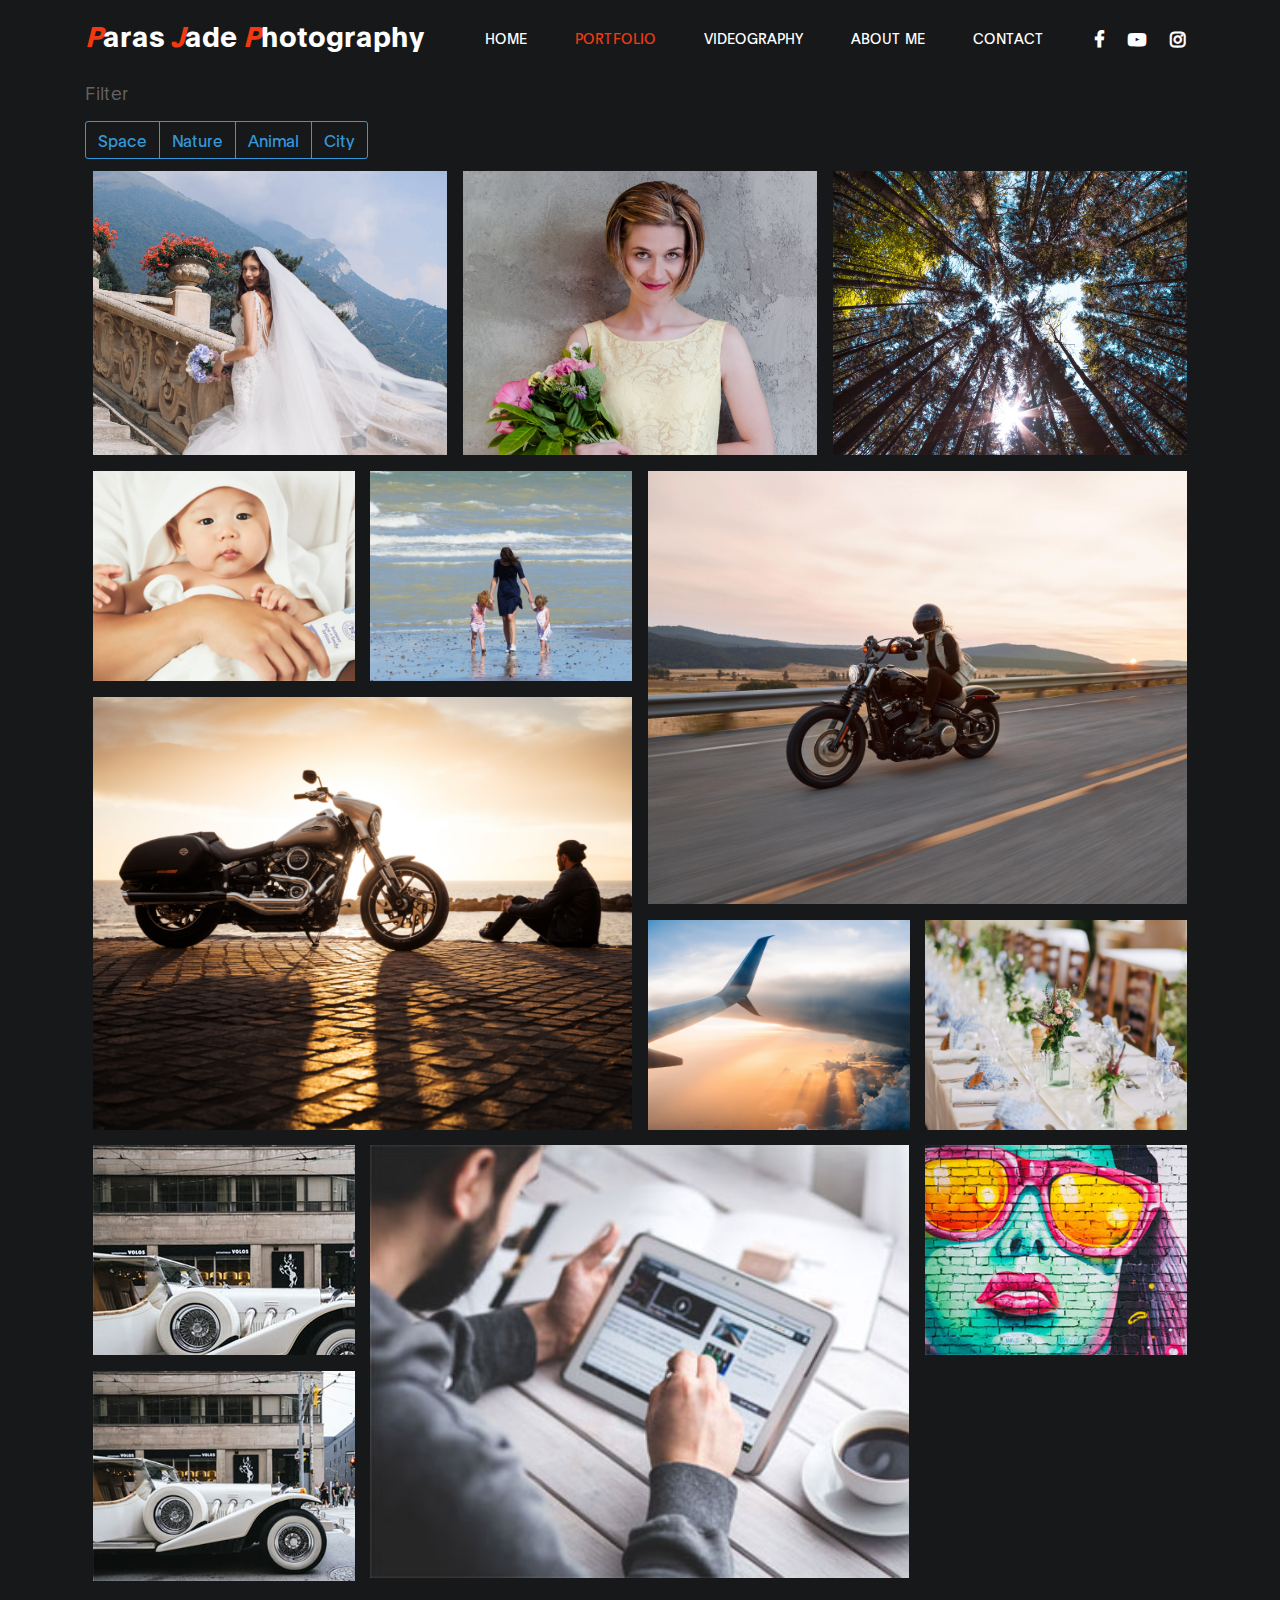
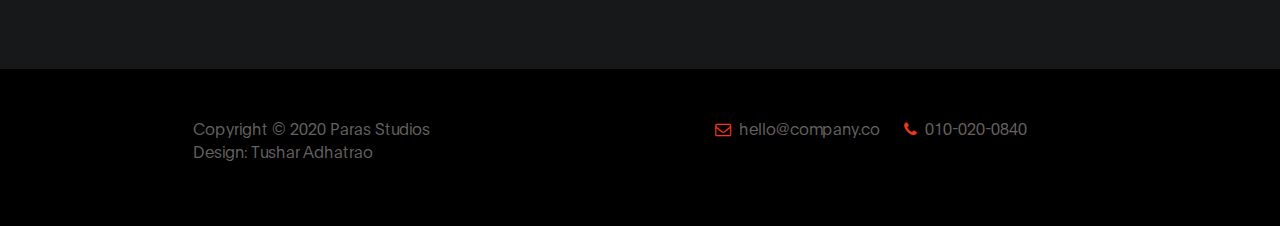
<file: portfolio.html>
<!DOCTYPE html>
<html lang="en">
<head>

     <title>Paras Jade Photography</title>

     <meta charset="UTF-8">
     <meta http-equiv="X-UA-Compatible" content="IE=Edge">
     <meta name="description" content="">
     <meta name="keywords" content="">
     <meta name="author" content="">
     <meta name="viewport" content="width=device-width, initial-scale=1, maximum-scale=1">

     <link rel="stylesheet" href="css/bootstrap.min.css">
     <link rel="stylesheet" href="css/font-awesome.min.css">
     <link rel="stylesheet" href="css/aos.css">

     <link rel="stylesheet" href="css/glightbox.css">
     <link rel="stylesheet" href="css/smartphoto.min.css">

     <!-- MAIN CSS -->
     <link rel="stylesheet" href="css/tooplate-gymso-style.css">
</head>
<body data-spy="scroll" data-target="#navbarNav" data-offset="50">

    <!-- MENU BAR -->
    <nav class="navbar navbar-expand-lg fixed-top">
        <div class="container">

            <a class="navbar-brand" href="index.html"><em>P</em>aras <em>J</em>ade <em>P</em>hotography</a>

            <button class="navbar-toggler" type="button" data-toggle="collapse" data-target="#navbarNav" aria-controls="navbarNav" aria-expanded="false"
                aria-label="Toggle navigation">
                <span class="navbar-toggler-icon"></span>
            </button>

            <div class="collapse navbar-collapse" id="navbarNav">
                <ul class="navbar-nav ml-lg-auto">
                    <li class="nav-item">
                        <a href="index.html#home" class="nav-link smoothScroll">Home</a>
                    </li>

                    <li class="nav-item">
                        <a href="#feature" class="nav-link smoothScroll">Portfolio</a>
                    </li>

                    <li class="nav-item">
                        <a href="videoGraphy.html#class" class="nav-link smoothScroll">VideoGraphy</a>
                    </li>

                    <li class="nav-item">
                        <a href="index.html#About" class="nav-link smoothScroll">About Me</a>
                    </li>

                    <li class="nav-item">
                        <a href="index.html#contact" class="nav-link smoothScroll">Contact</a>
                    </li>
                </ul>

                <ul class="social-icon ml-lg-3">
                    <li><a target="_blank" href="https://www.facebook.com/pages/category/Photographer/Paras-Jade-Photography-151891972131140/" class="fa fa-facebook"></a></li>
                    <li><a target="_blank" href="https://www.youtube.com/channel/UCCN3P6vsRPgf_UCFzc-0lVA" class="fa fa-youtube-play"></a></li>
                    <li><a target="_blank" href="https://www.instagram.com/foto.grafaa/" class="fa fa-instagram"></a></li>
                </ul>
            </div>

        </div>
    </nav>
    <section class="feature" id="feature">
        <div class="container">
            <div class="row">
                <div class="col-12@sm filters-group-wrap">
               <div class="filters-group">
                  <p class="filter-label">Filter</p>
                  <div  class="btn-group filter-options">
                     <button id="btn101" class="btn btn--primary" data-group="space">Space</button>
                     <button id="btn101" class="btn btn--primary" data-group="nature">Nature</button>
                     <button id="btn101" class="btn btn--primary" data-group="animal">Animal</button>
                     <button id="btn101" class="btn btn--primary" data-group="city">City</button>
                  </div>
               </div>
            </div>
         </div>
         <div id="grid" class="row my-shuffle-container">
            <figure class="col-3@xs col-4@sm col-4@md picture-item picture-item--overlay" data-groups='["nature"]' data-date-created="2017-04-30" data-title="Lake Walchen">
               <div class="picture-item__inner">
                  <div class="aspect aspect--16x9">
                     <div class="aspect__inner">
                        <a href="images/gallery/1.png" class="js-img-viewer" data-caption="Hippo" data-id="hippo">
                        <img src="images/gallery/1.png" alt="A deep blue lake sits in the middle of vast hills covered with evergreen trees" />
                        </a>
                     </div>
                  </div>
               </div>
            </figure>
            <figure class="col-3@xs col-8@sm col-4@md picture-item picture-item--overlay" data-groups='["city"]' data-date-created="2016-07-01" data-title="Golden Gate Bridge">
               <div class="picture-item__inner">
                  <div class="aspect aspect--16x9">
                     <div class="aspect__inner">
                        <a href="images/gallery/2.png" class="js-img-viewer" data-caption="Hippo" data-id="hippo">
                        <img src="images/gallery/2.png" alt="Looking down over one of the pillars of the Golden Gate Bridge to the roadside and water below" />
                        </a>
                     </div>
                  </div>
               </div>
            </figure>
            <figure class="col-3@xs col-4@sm col-4@md picture-item" data-groups='["animal"]' data-date-created="2016-08-12" data-title="Crocodile">
               <div class="picture-item__inner">
                  <div class="aspect aspect--16x9">
                     <div class="aspect__inner">
                        <a href="images/gallery/3.png" class="js-img-viewer" data-caption="Hippo" data-id="hippo">
                        <img src="images/gallery/3.png" alt="A close, profile view of a crocodile looking directly into the camera" />
                        </a>
                     </div>
                  </div>
               </div>
            </figure>
            <figure class="col-3@xs col-4@sm col-3@md picture-item picture-item--h2" data-groups='["space"]' data-date-created="2016-03-07" data-title="SpaceX">
               <div class="picture-item__inner">
                  <div class="aspect aspect--16x9">
                     <div class="aspect__inner">
                        <a href="images/gallery/4.png" class="js-img-viewer" data-caption="Hippo" data-id="hippo">
                        <img src="images/gallery/4.png" alt="SpaceX launches a Falcon 9 rocket from Cape Canaveral Air Force Station" />
                        </a>
                     </div>
                  </div>
               </div>
            </figure>
            <figure class="col-3@xs col-4@sm col-3@md picture-item" data-groups='["city"]' data-date-created="2016-06-09" data-title="Crossroads">
               <div class="picture-item__inner">
                  <div class="aspect aspect--16x9">
                     <div class="aspect__inner">
                        <a href="images/gallery/5.png" class="js-img-viewer" data-caption="Hippo" data-id="hippo">
                        <img src="images/gallery/5.png" alt="A multi-level highway stack interchange in Puxi, Shanghai" />
                        </a>
                     </div>
                  </div>
               </div>
            </figure>
            <figure class="col-6@xs col-8@sm col-6@md picture-item picture-item--overlay" data-groups='["space","nature"]' data-date-created="2016-06-29" data-title="Milky Way">
               <div class="picture-item__inner">
                  <div class="aspect aspect--16x9">
                     <div class="aspect__inner">
                        <a href="images/gallery/6.png" class="js-img-viewer" data-caption="Hippo" data-id="hippo">
                        <img src="images/gallery/6.png" />
                        </a>
                     </div>
                  </div>
               </div>
            </figure>
            <figure class="col-6@xs col-8@sm col-6@md picture-item picture-item--h2" data-groups='["space"]' data-date-created="2015-11-06" data-title="Earth">
               <div class="picture-item__inner">
                  <div class="aspect aspect--16x9">
                     <div class="aspect__inner">
                        <a href="images/gallery/7.png" class="js-img-viewer" data-caption="Hippo" data-id="hippo">
                        <img src="images/gallery/7.png"  alt="NASA Satellite view of Earth" />
                        </a>
                     </div>
                  </div>
               </div>
            </figure>
            <figure class="col-3@xs col-4@sm col-3@md picture-item picture-item--h2" data-groups='["animal"]' data-date-created="2015-07-23" data-title="Turtle">
               <div class="picture-item__inner">
                  <div class="aspect aspect--16x9">
                     <div class="aspect__inner">
                        <a href="images/gallery/8.png" class="js-img-viewer" data-caption="Hippo" data-id="hippo">
                        <img src="images/gallery/8.png" alt="A close up of a turtle underwater" />
                        </a>
                     </div>
                  </div>
               </div>
            </figure>
            <figure class="col-3@xs col-4@sm col-3@md picture-item" data-groups='["nature"]' data-date-created="2014-10-12" data-title="Stanley Park">
               <div class="picture-item__inner">
                  <div class="aspect aspect--16x9">
                     <div class="aspect__inner">
                        <a href="images/gallery/9.png" class="js-img-viewer" data-caption="Hippo" data-id="hippo">
                        <img src="images/gallery/9.png"
                           alt="Many trees stand alonside a hill which overlooks a pedestrian path, next to the ocean at Stanley Park in Vancouver, Canada" />
                        </a>
                     </div>
                  </div>
               </div>
            </figure>
            <figure class="col-3@xs col-4@sm col-3@md picture-item" data-groups='["animal"]' data-date-created="2017-01-12" data-title="Astronaut Cat">
               <div class="picture-item__inner">
                  <div class="aspect aspect--16x9">
                     <div class="aspect__inner">
                        <div class="hover-bg">
                           <a href="images/portfolio/01-large.jpg" class="js-img-viewer" data-caption="Hippo" data-id="hippo">
                           <img src="images/portfolio/01-small.jpg"
                              alt="An intrigued cat sits in grass next to a flag planted in front of it with an astronaut space kitty sticker on beige fabric." />
                           </a>
                        </div>
                     </div>
                  </div>
               </div>
            </figure>
            <figure class="col-3@xs col-8@sm col-6@md picture-item picture-item--overlay" data-groups='["city"]' data-date-created="2017-01-19" data-title="San Francisco">
               <div class="picture-item__inner">
                  <div class="aspect aspect--16x9">
                     <div class="aspect__inner">
                        <a href="images/portfolio/11-large.jpg" class="js-img-viewer" data-caption="Hippo" data-id="hippo">
                        <img src="images/portfolio/11-small.jpg" alt="Pier 14 at night, looking towards downtown San Francisco's brightly lit buildings" />
                        </a>
                     </div>
                  </div>
               </div>
            </figure>
            <figure class="col-3@xs col-4@sm col-3@md picture-item" data-groups='["nature","city"]' data-date-created="2015-10-20" data-title="Central Park">
               <div class="picture-item__inner">
                  <div class="aspect aspect--16x9">
                     <div class="aspect__inner">
                        <a href="images/portfolio/03-large.jpg" class="js-img-viewer" data-caption="Hippo" data-id="hippo">
                        <img src="images/portfolio/03-small.jpg"  alt="Looking down on central park and the surrounding builds from the Rockefellar Center" />
                        </a>
                     </div>
                  </div>
               </div>
            </figure>
            <figure class="col-3@xs col-4@sm col-3@md picture-item" data-groups='["nature","city"]' data-date-created="2015-10-20" data-title="Central Park">
               <div class="picture-item__inner">
                  <div class="aspect aspect--16x9">
                     <div class="aspect__inner">
                        <a href="viewer.mp4" class="glightbox3 vol" preload="none">
                        <img src="images/portfolio/01-small.jpg" alt="image">
                        </a>
                     </div>
                  </div>
               </div>
            </figure>
            <div class="col-1@sm col-1@xs my-sizer-element"></div>
                                
                </div>
            </div>
        </div>
    </section>
 <!-- FOOTER -->
     <footer class="site-footer">
          <div class="container">
               <div class="row">

                    <div class="ml-auto col-lg-4 col-md-5">
                        <p class="copyright-text">Copyright &copy; 2020 Paras Studios
                        
                        <br>Design: Tushar Adhatrao</p>
                    </div>

                    <div class="d-flex justify-content-center mx-auto col-lg-5 col-md-7 col-12">
                        <p class="mr-4">
                            <i class="fa fa-envelope-o mr-1"></i>
                            <a href="#">hello@company.co</a>
                        </p>

                        <p><i class="fa fa-phone mr-1"></i> 010-020-0840</p>
                    </div>
                    
               </div>
          </div>
     </footer>
     <!-- SCRIPTS -->
     <script src="js/jquery.min.js"></script>
     <script src="js/bootstrap.min.js"></script>
     <script src="js/aos.js"></script>
     <script src="js/smoothscroll.js"></script>
     <script src="js/custom.js"></script>
     <script src="js/shuffle.min.js"></script>
     <script src="js/smartphoto.js?v=1"></script>
     <script src="js/valde.min.js"></script>
     <script src="js/glightbox.js"></script>
     <script src="js/site.js"></script>

     <script>
         var lightbox = GLightbox();
         lightbox.on('open', (target) => {
             console.log("lightbox opened");
         });
         var lightboxDescription = GLightbox({
             selector: '.glightbox2',
         });
         var lightboxVideo = GLightbox({
             selector: '.glightbox3'
         });
         lightboxVideo.on('slide_changed', ({ prev, current }) => {
             console.log("Prev slide", prev);
             console.log("Current slide", current);
         
             const { index, slide, player } = current;
         
             if (player) {
                 if (!player.ready) {
                     // If player is not ready
                     player.on('ready', event => {
                         // Do something when video is ready
                     });
                 }
         
                 player.on('play', event => {
                     console.log("Started play");
                 });
         
                 player.on('volumechange', event => {
                     console.log("Volume change");
                 });
         
                 player.on('ended', event => {
                     console.log("Video ended");
                 });
             }
         });
         
         var lightboxInlineIframe = GLightbox({
             'selector': '.glightbox4'
         });
         
         
         /* var exampleApi = GLightbox({ selector: null });
         exampleApi.insertSlide({
             href: 'https://picsum.photos/1200/800',
         });
         exampleApi.insertSlide({
             width: '500px',
             content: '<p>Example</p>'
         });
         exampleApi.insertSlide({
             href: 'https://www.youtube.com/watch?v=WzqrwPhXmew',
         });
         exampleApi.insertSlide({
             width: '200vw',
             content: document.getElementById('inline-example')
         });
         exampleApi.open(); */
      </script>
            <script type="text/javascript">
         var Shuffle = window.Shuffle;
         
         class Demo {
         constructor(element) {
         this.element = element;
         this.shuffle = new Shuffle(element, {
         itemSelector: '.picture-item',
         sizer: element.querySelector('.my-sizer-element'),
         });
         
         // Log events.
         this.addShuffleEventListeners();
         this._activeFilters = [];
         this.addFilterButtons();
         this.addSorting();
         this.addSearchFilter();
         }
         
         /**
         * Shuffle uses the CustomEvent constructor to dispatch events. You can listen
         * for them like you normally would (with jQuery for example).
         */
         addShuffleEventListeners() {
         this.shuffle.on(Shuffle.EventType.LAYOUT, (data) => {
         console.log('layout. data:', data);
         });
         this.shuffle.on(Shuffle.EventType.REMOVED, (data) => {
         console.log('removed. data:', data);
         });
         }
         
         addFilterButtons() {
         const options = document.querySelector('.filter-options');
         if (!options) {
         return;
         }
         
         const filterButtons = Array.from(options.children);
         const onClick = this._handleFilterClick.bind(this);
         filterButtons.forEach((button) => {
         button.addEventListener('click', onClick, false);
         });
         }
         
         _handleFilterClick(evt) {
         const btn = evt.currentTarget;
         const isActive = btn.classList.contains('active');
         const btnGroup = btn.getAttribute('data-group');
         
         this._removeActiveClassFromChildren(btn.parentNode);
         
         let filterGroup;
         if (isActive) {
         btn.classList.remove('active');
         filterGroup = Shuffle.ALL_ITEMS;
         } else {
         btn.classList.add('active');
         filterGroup = btnGroup;
         }
         
         this.shuffle.filter(filterGroup);
         }
         
         _removeActiveClassFromChildren(parent) {
         const { children } = parent;
         for (let i = children.length - 1; i >= 0; i--) {
         children[i].classList.remove('active');
         }
         }
         
         addSorting() {
         const buttonGroup = document.querySelector('.sort-options');
         if (!buttonGroup) {
         return;
         }
         buttonGroup.addEventListener('change', this._handleSortChange.bind(this));
         }
         
         _handleSortChange(evt) {
         // Add and remove `active` class from buttons.
         const buttons = Array.from(evt.currentTarget.children);
         buttons.forEach((button) => {
         if (button.querySelector('input').value === evt.target.value) {
          button.classList.add('active');
         } else {
          button.classList.remove('active');
         }
         });
         
         // Create the sort options to give to Shuffle.
         const { value } = evt.target;
         let options = {};
         
         function sortByDate(element) {
         return element.getAttribute('data-created');
         }
         
         function sortByTitle(element) {
         return element.getAttribute('data-title').toLowerCase();
         }
         
         if (value === 'date-created') {
         options = {
          reverse: true,
          by: sortByDate,
         };
         } else if (value === 'title') {
         options = {
          by: sortByTitle,
         };
         }
         this.shuffle.sort(options);
         }
         
         // Advanced filtering
         addSearchFilter() {
         const searchInput = document.querySelector('.js-shuffle-search');
         if (!searchInput) {
         return;
         }
         searchInput.addEventListener('keyup', this._handleSearchKeyup.bind(this));
         }
         
         /**
         * Filter the shuffle instance by items with a title that matches the search input.
         * @param {Event} evt Event object.
         */
         _handleSearchKeyup(evt) {
         const searchText = evt.target.value.toLowerCase();
         this.shuffle.filter((element, shuffle) => {
         // If there is a current filter applied, ignore elements that don't match it.
         if (shuffle.group !== Shuffle.ALL_ITEMS) {
          // Get the item's groups.
          const groups = JSON.parse(element.getAttribute('data-groups'));
          const isElementInCurrentGroup = groups.indexOf(shuffle.group) !== -1;
          // Only search elements in the current group
          if (!isElementInCurrentGroup) {
            return false;
          }
         }
         const titleElement = element.querySelector('.picture-item__title');
         const titleText = titleElement.textContent.toLowerCase().trim();
         return titleText.indexOf(searchText) !== -1;
         });
         }
         }
         
         document.addEventListener('DOMContentLoaded', () => {
         window.demo = new Demo(document.getElementById('grid'));
         });
         
         
      </script>
        <script>
         document.addEventListener('DOMContentLoaded',function(){
           var photo = new SmartPhoto(".js-img-viewer");
               photo.on('change',function(){
                   console.log('change');
               });
               photo.on('close',function(){
                   console.log('close');
               });
               photo.on('swipestart',function(){
                   console.log('swipestart');
               });
               photo.on('swipeend',function(){
                   console.log('swipeend');
               });
               photo.on('loadall',function(){
                   console.log('loadall');
               });
               photo.on('zoomin',function(){
                   console.log('zoomin');
               });
               photo.on('zoomout',function(){
                   console.log('zoomout');
               });
               photo.on('open',function(){
                   console.log('open');
               });
         });
      </script>
      <script>
            filterSelection("all")
            function filterSelection(c) {
              var x, i;
              x = document.getElementsByClassName("Newcolumn");
              if (c == "all") c = "";
              for (i = 0; i < x.length; i++) {
                w3RemoveClass(x[i], "show");
                if (x[i].className.indexOf(c) > -1) w3AddClass(x[i], "show");
              }
            }
            
            function w3AddClass(element, name) {
              var i, arr1, arr2;
              arr1 = element.className.split(" ");
              arr2 = name.split(" ");
              for (i = 0; i < arr2.length; i++) {
                if (arr1.indexOf(arr2[i]) == -1) {element.className += " " + arr2[i];}
              }
            }
            
            function w3RemoveClass(element, name) {
              var i, arr1, arr2;
              arr1 = element.className.split(" ");
              arr2 = name.split(" ");
              for (i = 0; i < arr2.length; i++) {
                while (arr1.indexOf(arr2[i]) > -1) {
                  arr1.splice(arr1.indexOf(arr2[i]), 1);     
                }
              }
              element.className = arr1.join(" ");
            }
            
            
            // Add active class to the current button (highlight it)
            var btnContainer = document.getElementById("myBtnContainer");
            var btns = btnContainer.getElementsByClassName("btn");
            for (var i = 0; i < btns.length; i++) {
              btns[i].addEventListener("click", function(){
                var current = document.getElementsByClassName("active");
                current[1].className = current[1].className.replace(" active", " ");
                this.className += " active";
              });
            }
         </script>
</body>
</html>
</file>
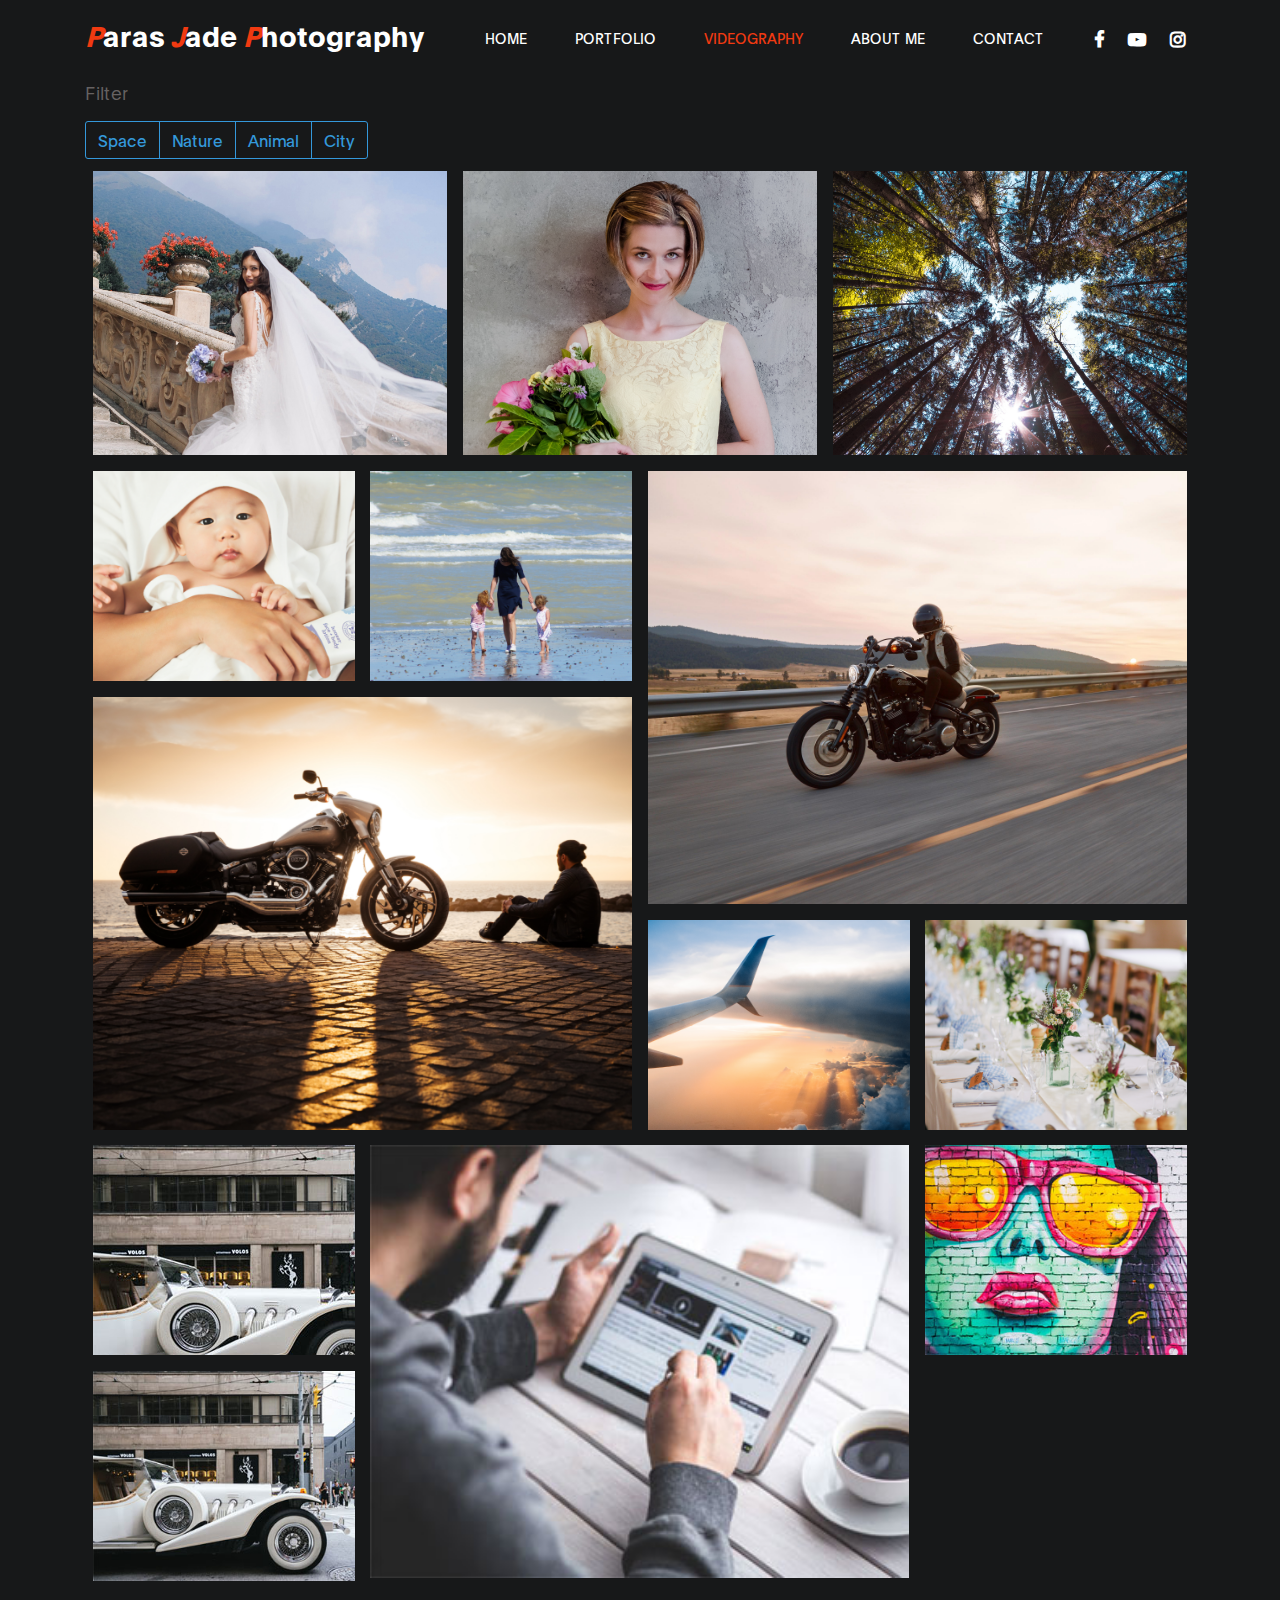
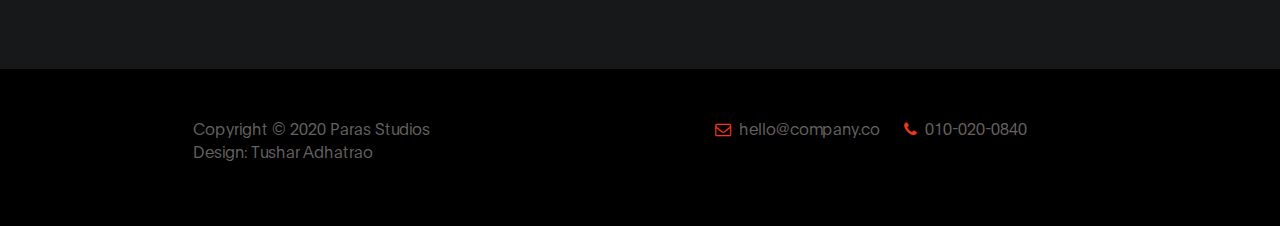
<file: videoGraphy.html>
<!DOCTYPE html>
<html lang="en">
<head>

     <title>Paras Jade Photography</title>

     <meta charset="UTF-8">
     <meta http-equiv="X-UA-Compatible" content="IE=Edge">
     <meta name="description" content="">
     <meta name="keywords" content="">
     <meta name="author" content="">
     <meta name="viewport" content="width=device-width, initial-scale=1, maximum-scale=1">

     <link rel="stylesheet" href="css/bootstrap.min.css">
     <link rel="stylesheet" href="css/font-awesome.min.css">
     <link rel="stylesheet" href="css/aos.css">

     <link rel="stylesheet" href="css/glightbox.css">
     <link rel="stylesheet" href="css/smartphoto.min.css">

     <!-- MAIN CSS -->
     <link rel="stylesheet" href="css/tooplate-gymso-style.css">
</head>
<body data-spy="scroll" data-target="#navbarNav" data-offset="50">

    <!-- MENU BAR -->
    <nav class="navbar navbar-expand-lg fixed-top">
        <div class="container">

            <a class="navbar-brand" href="index.html"><em>P</em>aras <em>J</em>ade <em>P</em>hotography</a>

            <button class="navbar-toggler" type="button" data-toggle="collapse" data-target="#navbarNav" aria-controls="navbarNav" aria-expanded="false"
                aria-label="Toggle navigation">
                <span class="navbar-toggler-icon"></span>
            </button>

            <div class="collapse navbar-collapse" id="navbarNav">
                <ul class="navbar-nav ml-lg-auto">
                    <li class="nav-item">
                        <a href="index.html#home" class="nav-link smoothScroll">Home</a>
                    </li>

                    <li class="nav-item">
                        <a href="portfolio.html" class="nav-link smoothScroll">Portfolio</a>
                    </li>

                    <li class="nav-item">
                        <a href="#class" class="nav-link smoothScroll">VideoGraphy</a>
                    </li>

                    <li class="nav-item">
                        <a href="index.html#About" class="nav-link smoothScroll">About Me</a>
                    </li>

                    <li class="nav-item">
                        <a href="index.html#contact" class="nav-link smoothScroll">Contact</a>
                    </li>
                </ul>

                <ul class="social-icon ml-lg-3">
                    <li><a target="_blank" href="https://www.facebook.com/pages/category/Photographer/Paras-Jade-Photography-151891972131140/" class="fa fa-facebook"></a></li>
                    <li><a target="_blank" href="https://www.youtube.com/channel/UCCN3P6vsRPgf_UCFzc-0lVA" class="fa fa-youtube-play"></a></li>
                    <li><a target="_blank" href="https://www.instagram.com/foto.grafaa/" class="fa fa-instagram"></a></li>
                </ul>
            </div>

        </div>
    </nav>
    <section class="feature" id="class">
        <div class="container">
            <div class="row">
                <div class="col-12@sm filters-group-wrap">
               <div class="filters-group">
                  <p class="filter-label">Filter</p>
                  <div  class="btn-group filter-options">
                     <button id="btn101" class="btn btn--primary" data-group="space">Space</button>
                     <button id="btn101" class="btn btn--primary" data-group="nature">Nature</button>
                     <button id="btn101" class="btn btn--primary" data-group="animal">Animal</button>
                     <button id="btn101" class="btn btn--primary" data-group="city">City</button>
                  </div>
               </div>
            </div>
         </div>
         <div id="grid" class="row my-shuffle-container">
            <figure class="col-3@xs col-4@sm col-4@md picture-item picture-item--overlay" data-groups='["nature"]' data-date-created="2017-04-30" data-title="Lake Walchen">
               <div class="picture-item__inner">
                  <div class="aspect aspect--16x9">
                     <div class="aspect__inner">
                        <a href="viewer.mp4" class="glightbox3 vol" preload="none">
                        <img src="images/gallery/1.png" alt="A deep blue lake sits in the middle of vast hills covered with evergreen trees" />
                        </a>
                     </div>
                  </div>
               </div>
            </figure>
            <figure class="col-3@xs col-8@sm col-4@md picture-item picture-item--overlay" data-groups='["city"]' data-date-created="2016-07-01" data-title="Golden Gate Bridge">
               <div class="picture-item__inner">
                  <div class="aspect aspect--16x9">
                     <div class="aspect__inner">
                        <a href="viewer.mp4" class="glightbox3 vol" preload="none">
                        <img src="images/gallery/2.png" alt="Looking down over one of the pillars of the Golden Gate Bridge to the roadside and water below" />
                        </a>
                     </div>
                  </div>
               </div>
            </figure>
            <figure class="col-3@xs col-4@sm col-4@md picture-item" data-groups='["animal"]' data-date-created="2016-08-12" data-title="Crocodile">
               <div class="picture-item__inner">
                  <div class="aspect aspect--16x9">
                     <div class="aspect__inner">
                        <a href="viewer.mp4" class="glightbox3 vol" preload="none">
                        <img src="images/gallery/3.png" alt="A close, profile view of a crocodile looking directly into the camera" />
                        </a>
                     </div>
                  </div>
               </div>
            </figure>
            <figure class="col-3@xs col-4@sm col-3@md picture-item picture-item--h2" data-groups='["space"]' data-date-created="2016-03-07" data-title="SpaceX">
               <div class="picture-item__inner">
                  <div class="aspect aspect--16x9">
                     <div class="aspect__inner">
                        <a href="viewer.mp4" class="glightbox3 vol" preload="none">
                        <img src="images/gallery/4.png" alt="SpaceX launches a Falcon 9 rocket from Cape Canaveral Air Force Station" />
                        </a>
                     </div>
                  </div>
               </div>
            </figure>
            <figure class="col-3@xs col-4@sm col-3@md picture-item" data-groups='["city"]' data-date-created="2016-06-09" data-title="Crossroads">
               <div class="picture-item__inner">
                  <div class="aspect aspect--16x9">
                     <div class="aspect__inner">
                        <a href="viewer.mp4" class="glightbox3 vol" preload="none">
                        <img src="images/gallery/5.png" alt="A multi-level highway stack interchange in Puxi, Shanghai" />
                        </a>
                     </div>
                  </div>
               </div>
            </figure>
            <figure class="col-6@xs col-8@sm col-6@md picture-item picture-item--overlay" data-groups='["space","nature"]' data-date-created="2016-06-29" data-title="Milky Way">
               <div class="picture-item__inner">
                  <div class="aspect aspect--16x9">
                     <div class="aspect__inner">
                        <a href="viewer.mp4" class="glightbox3 vol" preload="none">
                        <img src="images/gallery/6.png" />
                        </a>
                     </div>
                  </div>
               </div>
            </figure>
            <figure class="col-6@xs col-8@sm col-6@md picture-item picture-item--h2" data-groups='["space"]' data-date-created="2015-11-06" data-title="Earth">
               <div class="picture-item__inner">
                  <div class="aspect aspect--16x9">
                     <div class="aspect__inner">
                        <a href="viewer.mp4" class="glightbox3 vol" preload="none">
                        <img src="images/gallery/7.png"  alt="NASA Satellite view of Earth" />
                        </a>
                     </div>
                  </div>
               </div>
            </figure>
            <figure class="col-3@xs col-4@sm col-3@md picture-item picture-item--h2" data-groups='["animal"]' data-date-created="2015-07-23" data-title="Turtle">
               <div class="picture-item__inner">
                  <div class="aspect aspect--16x9">
                     <div class="aspect__inner">
                        <a href="viewer.mp4" class="glightbox3 vol" preload="none">
                        <img src="images/gallery/8.png" alt="A close up of a turtle underwater" />
                        </a>
                     </div>
                  </div>
               </div>
            </figure>
            <figure class="col-3@xs col-4@sm col-3@md picture-item" data-groups='["nature"]' data-date-created="2014-10-12" data-title="Stanley Park">
               <div class="picture-item__inner">
                  <div class="aspect aspect--16x9">
                     <div class="aspect__inner">
                        <a href="viewer.mp4" class="glightbox3 vol" preload="none">
                        <img src="images/gallery/9.png"
                           alt="Many trees stand alonside a hill which overlooks a pedestrian path, next to the ocean at Stanley Park in Vancouver, Canada" />
                        </a>
                     </div>
                  </div>
               </div>
            </figure>
            <figure class="col-3@xs col-4@sm col-3@md picture-item" data-groups='["animal"]' data-date-created="2017-01-12" data-title="Astronaut Cat">
               <div class="picture-item__inner">
                  <div class="aspect aspect--16x9">
                     <div class="aspect__inner">
                        <div class="hover-bg">
                           <a href="viewer.mp4" class="glightbox3 vol" preload="none">
                           <img src="images/portfolio/01-small.jpg"
                              alt="An intrigued cat sits in grass next to a flag planted in front of it with an astronaut space kitty sticker on beige fabric." />
                           </a>
                        </div>
                     </div>
                  </div>
               </div>
            </figure>
            <figure class="col-3@xs col-8@sm col-6@md picture-item picture-item--overlay" data-groups='["city"]' data-date-created="2017-01-19" data-title="San Francisco">
               <div class="picture-item__inner">
                  <div class="aspect aspect--16x9">
                     <div class="aspect__inner">
                        <a href="viewer.mp4" class="glightbox3 vol" preload="none">
                        <img src="images/portfolio/11-small.jpg" alt="Pier 14 at night, looking towards downtown San Francisco's brightly lit buildings" />
                        </a>
                     </div>
                  </div>
               </div>
            </figure>
            <figure class="col-3@xs col-4@sm col-3@md picture-item" data-groups='["nature","city"]' data-date-created="2015-10-20" data-title="Central Park">
               <div class="picture-item__inner">
                  <div class="aspect aspect--16x9">
                     <div class="aspect__inner">
                        <a href="viewer.mp4" class="glightbox3 vol" preload="none">
                        <img src="images/portfolio/03-small.jpg"  alt="Looking down on central park and the surrounding builds from the Rockefellar Center" />
                        </a>
                     </div>
                  </div>
               </div>
            </figure>
            <figure class="col-3@xs col-4@sm col-3@md picture-item" data-groups='["nature","city"]' data-date-created="2015-10-20" data-title="Central Park">
               <div class="picture-item__inner">
                  <div class="aspect aspect--16x9">
                     <div class="aspect__inner">
                        <a href="viewer.mp4" class="glightbox3 vol" preload="none">
                        <img src="images/portfolio/01-small.jpg" alt="image">
                        </a>
                     </div>
                  </div>
               </div>
            </figure>
            <div class="col-1@sm col-1@xs my-sizer-element"></div>
                                
                </div>
            </div>
        </div>
    </section>
 <!-- FOOTER -->
     <footer class="site-footer">
          <div class="container">
               <div class="row">

                    <div class="ml-auto col-lg-4 col-md-5">
                        <p class="copyright-text">Copyright &copy; 2020 Paras Studios
                        
                        <br>Design: Tushar Adhatrao</p>
                    </div>

                    <div class="d-flex justify-content-center mx-auto col-lg-5 col-md-7 col-12">
                        <p class="mr-4">
                            <i class="fa fa-envelope-o mr-1"></i>
                            <a href="#">hello@company.co</a>
                        </p>

                        <p><i class="fa fa-phone mr-1"></i> 010-020-0840</p>
                    </div>
                    
               </div>
          </div>
     </footer>
     <!-- SCRIPTS -->
     <script src="js/jquery.min.js"></script>
     <script src="js/bootstrap.min.js"></script>
     <script src="js/aos.js"></script>
     <script src="js/smoothscroll.js"></script>
     <script src="js/custom.js"></script>
     <script src="js/shuffle.min.js"></script>
     <script src="js/smartphoto.js?v=1"></script>
     <script src="js/valde.min.js"></script>
     <script src="js/glightbox.js"></script>
     <script src="js/site.js"></script>

     <script>
         var lightbox = GLightbox();
         lightbox.on('open', (target) => {
             console.log("lightbox opened");
         });
         var lightboxDescription = GLightbox({
             selector: '.glightbox2',
         });
         var lightboxVideo = GLightbox({
             selector: '.glightbox3'
         });
         lightboxVideo.on('slide_changed', ({ prev, current }) => {
             console.log("Prev slide", prev);
             console.log("Current slide", current);
         
             const { index, slide, player } = current;
         
             if (player) {
                 if (!player.ready) {
                     // If player is not ready
                     player.on('ready', event => {
                         // Do something when video is ready
                     });
                 }
         
                 player.on('play', event => {
                     console.log("Started play");
                 });
         
                 player.on('volumechange', event => {
                     console.log("Volume change");
                 });
         
                 player.on('ended', event => {
                     console.log("Video ended");
                 });
             }
         });
         
         var lightboxInlineIframe = GLightbox({
             'selector': '.glightbox4'
         });
         
         
         /* var exampleApi = GLightbox({ selector: null });
         exampleApi.insertSlide({
             href: 'https://picsum.photos/1200/800',
         });
         exampleApi.insertSlide({
             width: '500px',
             content: '<p>Example</p>'
         });
         exampleApi.insertSlide({
             href: 'https://www.youtube.com/watch?v=WzqrwPhXmew',
         });
         exampleApi.insertSlide({
             width: '200vw',
             content: document.getElementById('inline-example')
         });
         exampleApi.open(); */
      </script>
            <script type="text/javascript">
         var Shuffle = window.Shuffle;
         
         class Demo {
         constructor(element) {
         this.element = element;
         this.shuffle = new Shuffle(element, {
         itemSelector: '.picture-item',
         sizer: element.querySelector('.my-sizer-element'),
         });
         
         // Log events.
         this.addShuffleEventListeners();
         this._activeFilters = [];
         this.addFilterButtons();
         this.addSorting();
         this.addSearchFilter();
         }
         
         /**
         * Shuffle uses the CustomEvent constructor to dispatch events. You can listen
         * for them like you normally would (with jQuery for example).
         */
         addShuffleEventListeners() {
         this.shuffle.on(Shuffle.EventType.LAYOUT, (data) => {
         console.log('layout. data:', data);
         });
         this.shuffle.on(Shuffle.EventType.REMOVED, (data) => {
         console.log('removed. data:', data);
         });
         }
         
         addFilterButtons() {
         const options = document.querySelector('.filter-options');
         if (!options) {
         return;
         }
         
         const filterButtons = Array.from(options.children);
         const onClick = this._handleFilterClick.bind(this);
         filterButtons.forEach((button) => {
         button.addEventListener('click', onClick, false);
         });
         }
         
         _handleFilterClick(evt) {
         const btn = evt.currentTarget;
         const isActive = btn.classList.contains('active');
         const btnGroup = btn.getAttribute('data-group');
         
         this._removeActiveClassFromChildren(btn.parentNode);
         
         let filterGroup;
         if (isActive) {
         btn.classList.remove('active');
         filterGroup = Shuffle.ALL_ITEMS;
         } else {
         btn.classList.add('active');
         filterGroup = btnGroup;
         }
         
         this.shuffle.filter(filterGroup);
         }
         
         _removeActiveClassFromChildren(parent) {
         const { children } = parent;
         for (let i = children.length - 1; i >= 0; i--) {
         children[i].classList.remove('active');
         }
         }
         
         addSorting() {
         const buttonGroup = document.querySelector('.sort-options');
         if (!buttonGroup) {
         return;
         }
         buttonGroup.addEventListener('change', this._handleSortChange.bind(this));
         }
         
         _handleSortChange(evt) {
         // Add and remove `active` class from buttons.
         const buttons = Array.from(evt.currentTarget.children);
         buttons.forEach((button) => {
         if (button.querySelector('input').value === evt.target.value) {
          button.classList.add('active');
         } else {
          button.classList.remove('active');
         }
         });
         
         // Create the sort options to give to Shuffle.
         const { value } = evt.target;
         let options = {};
         
         function sortByDate(element) {
         return element.getAttribute('data-created');
         }
         
         function sortByTitle(element) {
         return element.getAttribute('data-title').toLowerCase();
         }
         
         if (value === 'date-created') {
         options = {
          reverse: true,
          by: sortByDate,
         };
         } else if (value === 'title') {
         options = {
          by: sortByTitle,
         };
         }
         this.shuffle.sort(options);
         }
         
         // Advanced filtering
         addSearchFilter() {
         const searchInput = document.querySelector('.js-shuffle-search');
         if (!searchInput) {
         return;
         }
         searchInput.addEventListener('keyup', this._handleSearchKeyup.bind(this));
         }
         
         /**
         * Filter the shuffle instance by items with a title that matches the search input.
         * @param {Event} evt Event object.
         */
         _handleSearchKeyup(evt) {
         const searchText = evt.target.value.toLowerCase();
         this.shuffle.filter((element, shuffle) => {
         // If there is a current filter applied, ignore elements that don't match it.
         if (shuffle.group !== Shuffle.ALL_ITEMS) {
          // Get the item's groups.
          const groups = JSON.parse(element.getAttribute('data-groups'));
          const isElementInCurrentGroup = groups.indexOf(shuffle.group) !== -1;
          // Only search elements in the current group
          if (!isElementInCurrentGroup) {
            return false;
          }
         }
         const titleElement = element.querySelector('.picture-item__title');
         const titleText = titleElement.textContent.toLowerCase().trim();
         return titleText.indexOf(searchText) !== -1;
         });
         }
         }
         
         document.addEventListener('DOMContentLoaded', () => {
         window.demo = new Demo(document.getElementById('grid'));
         });
         
         
      </script>
        <script>
         document.addEventListener('DOMContentLoaded',function(){
           var photo = new SmartPhoto(".js-img-viewer");
               photo.on('change',function(){
                   console.log('change');
               });
               photo.on('close',function(){
                   console.log('close');
               });
               photo.on('swipestart',function(){
                   console.log('swipestart');
               });
               photo.on('swipeend',function(){
                   console.log('swipeend');
               });
               photo.on('loadall',function(){
                   console.log('loadall');
               });
               photo.on('zoomin',function(){
                   console.log('zoomin');
               });
               photo.on('zoomout',function(){
                   console.log('zoomout');
               });
               photo.on('open',function(){
                   console.log('open');
               });
         });
      </script>
      <script>
            filterSelection("all")
            function filterSelection(c) {
              var x, i;
              x = document.getElementsByClassName("Newcolumn");
              if (c == "all") c = "";
              for (i = 0; i < x.length; i++) {
                w3RemoveClass(x[i], "show");
                if (x[i].className.indexOf(c) > -1) w3AddClass(x[i], "show");
              }
            }
            
            function w3AddClass(element, name) {
              var i, arr1, arr2;
              arr1 = element.className.split(" ");
              arr2 = name.split(" ");
              for (i = 0; i < arr2.length; i++) {
                if (arr1.indexOf(arr2[i]) == -1) {element.className += " " + arr2[i];}
              }
            }
            
            function w3RemoveClass(element, name) {
              var i, arr1, arr2;
              arr1 = element.className.split(" ");
              arr2 = name.split(" ");
              for (i = 0; i < arr2.length; i++) {
                while (arr1.indexOf(arr2[i]) > -1) {
                  arr1.splice(arr1.indexOf(arr2[i]), 1);     
                }
              }
              element.className = arr1.join(" ");
            }
            
            
            // Add active class to the current button (highlight it)
            var btnContainer = document.getElementById("myBtnContainer");
            var btns = btnContainer.getElementsByClassName("btn");
            for (var i = 0; i < btns.length; i++) {
              btns[i].addEventListener("click", function(){
                var current = document.getElementsByClassName("active");
                current[1].className = current[1].className.replace(" active", " ");
                this.className += " active";
              });
            }
         </script>
</body>
</html>
</file>
<file: css/tooplate-gymso-style.css>
@font-face {
      font-family: 'Plain';
      src: url('../fonts/Plain-Regular.woff2') format('woff2'),
          url('../fonts/Plain-Regular.woff') format('woff');
      font-weight: normal;
      font-style: normal;
  }

  @font-face {
      font-family: 'Plain';
      src: url('../fonts/Plain-Light.woff2') format('woff2'),
          url('../fonts/Plain-Light.woff') format('woff');
      font-weight: 300;
      font-style: normal;
  }

  @font-face {
      font-family: 'Plain';
      src: url('../fonts/Plain-Bold.woff2') format('woff2'),
          url('../fonts/Plain-Bold.woff') format('woff');
      font-weight: bold;
      font-style: normal;
  }

  :root {
    --primary-color:        #f13a11;
    --white-color:          #ffffff;
    --dark-color:           #171819;
    --about-bg-color:       #f9f9f9;

    --gray-color:           #909090;
    --link-color:           #404040;
    --p-color:              #666262;

    --base-font-family:     'Plain', sans-serif;
    --font-weight-bold:     bold;
    --font-weight-normal:   normal;
    --font-weight-light:    300;
    --font-weight-thin:     100;

    --h1-font-size:         48px;
    --h2-font-size:         36px;
    --h3-font-size:         28px;
    --h4-font-size:         24px;
    --h5-font-size:         22px;
    --h6-font-size:         22px;
    --p-font-size:          18px;
    --base-font-size:       16px;
    --menu-font-size:       14px;

    --border-radius-large:  100%;
    --border-radius-small:  2px;
  }


  body {
    background: var(--white-color);
    font-family: var(--base-font-family);
  }


  /*---------------------------------------
     TYPOGRAPHY              
  -----------------------------------------*/

  h1,h2,h3,h4,h5,h6 {
    font-weight: var(--font-weight-thin);
    line-height: normal;
  }

  h1 {
    font-size: var(--h1-font-size);
    font-weight: var(--font-weight-bold);
    letter-spacing: -1px;
    text-transform: uppercase;
    margin: 20px 0;
  }

  h2 {
    font-size: var(--h2-font-size);
    font-weight: var(--font-weight-bold);
    letter-spacing: 1px;
  }

  h3 {
    font-size: var(--h3-font-size);
    font-weight: var(--font-weight-bold);
    letter-spacing: -1px;
    margin: 0;
  }

  h4 {
    font-size: var(--h4-font-size);
  }

  h5 {
    font-size: var(--h5-font-size);
  }

  h6 {
    color: var(--gray-color);
    font-size: var(--h6-font-size);
    line-height: inherit;
    margin: 0;
  }

  p {
    color: var(--p-color);
    font-size: var(--p-font-size);
    font-weight: var(--font-weight-light);
    line-height: 1.5em;
  }

  b, 
  strong {
    font-weight: var(--font-weight-bold);
    letter-spacing: 0;
  }

  .section {
    padding: 7rem 0;
  }

    .section2 {
    padding: 4rem 0;
  }

  em{
    color: var(--primary-color);
  }

  /* BUTTON */

  .custom-btn {
    background: transparent;
    border-radius: var(--border-radius-small);
    padding: 14px 24px;
    color: var(--white-color);
    font-size: var(--menu-font-size);
    font-weight: var(--font-weight-normal);
    text-transform: uppercase;
    letter-spacing: 0.5px;
    white-space: nowrap;
    transition: all 0.3s ease;
  }

  .custom-btn:hover {
    color: var(--primary-color);
  }

  .custom-btn:focus {
    box-shadow: none;
  }

  .custom-btn.bordered:hover,
  .custom-btn.bordered:focus,

  .custom-btn.bg-color:hover,
  .custom-btn.bg-color:focus {
    background: var(--white-color);
    border-color: transparent;
    color: var(--primary-color);
  }

  .bordered {
    border: 1px solid var(--primary-color);
    color: var(--primary-color);
  }

  .bg-color {
    background: var(--primary-color);
    color: var(--white-color);
  }



  /*---------------------------------------
     GENERAL               
  -----------------------------------------*/

  * {
    -webkit-box-sizing: border-box;
    -moz-box-sizing: border-box;
    box-sizing: border-box;
  }

  *::before,
  *::after {
    -webkit-box-sizing: border-box;
    -moz-box-sizing: border-box;
    box-sizing: border-box;
  }

  a {
    color: white;
    font-weight: normal;
    text-decoration: none;
    transition: all 0.3s ease;
  }

  a:hover, 
  a:active, 
  a:focus {
    color: var(--primary-color);
    outline: none;
    text-decoration: none;
  }


  /* BG OVERLAY */

    @media(min-width: 790px){
  	.bg-overlay {
 	 	 opacity: 0.65;
  	}
  }

  @media(max-width: 789px){
	.bg-overlay {
 	 	 opacity: 0.50;
  	}
  }

  .bg-overlay {
    background: var(--dark-color);
    position: absolute;
    top: 0;
    right: 0;
    bottom: 0;
    left: 0;
    width: 100%;
    height: 100%;
  }


  /*---------------------------------------
     MODAL              
  -----------------------------------------*/

  .modal-content {
    padding: 2rem 3rem;
  }

  .modal-header,
  .modal-body,
  .modal-footer {
    border: 0;
    padding: 0;
  }

  .membership-form a {
    color: var(--primary-color);
  }


  /*---------------------------------------
    FEATURE          
  -----------------------------------------*/

  .feature {
    background: var(--dark-color);
    padding: 5rem 0;
  }

    .feature2 {
    background: var(--dark-color);
    padding: 5rem 0;
  }

    .feature3 {
    background: var(--dark-color);
    padding: 5rem 0;
  }


  /*---------------------------------------
     MENU             
  -----------------------------------------*/

  .navbar {
    background: var(--dark-color);
    padding: 1rem;
  }

  .navbar-expand-lg .navbar-nav .nav-link {
    padding-right: 1.5rem;
    padding-left: 1.5rem;
  }

  @media(min-width: 790px){
  	.navbar-brand {
 	 	font-size: var(--h3-font-size);
  	}
  }

  @media(max-width: 789px){
  	.navbar-brand {
 	 	font-size: var(--p-font-size);
  	}
  }

  .navbar-brand {
    color: var(--white-color);  
    font-weight: var(--font-weight-bold);
    line-height: normal;
    padding-top: 0;
  }

  .nav-item .nav-link {
    display: block;
    color: var(--white-color);
    font-size: var(--menu-font-size);
    font-weight: var(--font-weight-normal);
    text-transform: uppercase;
    padding: 2px 6px;
  }

  .nav-item .nav-link.active,
  .nav-item .nav-link:hover {
    color: var(--primary-color);
  }

  .navbar .social-icon li a {
    color: var(--white-color);
  }

  .navbar-toggler {
    border: 0;
    padding: 0;
    cursor: pointer;
    margin: 0 10px 0 0;
    width: 30px;
    height: 35px;
    outline: none;
  }

  .navbar-toggler:focus {
    outline: none;
  }

  .navbar-toggler[aria-expanded="true"] .navbar-toggler-icon {
    background: transparent;
  }

  .navbar-toggler[aria-expanded="true"] .navbar-toggler-icon::before,
  .navbar-toggler[aria-expanded="true"] .navbar-toggler-icon::after {
    transition: top 300ms 50ms ease, -webkit-transform 300ms 350ms ease;
    transition: top 300ms 50ms ease, transform 300ms 350ms ease;
    transition: top 300ms 50ms ease, transform 300ms 350ms ease, -webkit-transform 300ms 350ms ease;
    top: 0;
  }

  .navbar-toggler[aria-expanded="true"] .navbar-toggler-icon::before {
    transform: rotate(45deg);
  }

  .navbar-toggler[aria-expanded="true"] .navbar-toggler-icon::after {
    transform: rotate(-45deg);
  }

  .navbar-toggler .navbar-toggler-icon {
    background: var(--primary-color);
    transition: background 10ms 300ms ease;
    display: block;
    width: 30px;
    height: 2px;
    position: relative;
  }

  .navbar-toggler .navbar-toggler-icon::before,
  .navbar-toggler .navbar-toggler-icon::after {
    transition: top 300ms 350ms ease, -webkit-transform 300ms 50ms ease;
    transition: top 300ms 350ms ease, transform 300ms 50ms ease;
    transition: top 300ms 350ms ease, transform 300ms 50ms ease, -webkit-transform 300ms 50ms ease;
    position: absolute;
    right: 0;
    left: 0;
    background: var(--primary-color);
    width: 30px;
    height: 2px;
    content: '';
  }

  .navbar-toggler .navbar-toggler-icon::before {
    top: -8px;
  }

  .navbar-toggler .navbar-toggler-icon::after {
    top: 8px;
  }

  /*---------------------------------------
     HERO              
  -----------------------------------------*/
@media(min-width: 790px){
 .hero{
  background-image: url('../images/hero-bg.jpg');
	}
}

@media(max-width: 780px){
 .hero{
  background-image: url('../images/Banner2.jpg');
	}
}
  .hero {
    background-size: cover;
    background-position: top;
    background-repeat: no-repeat;
    vertical-align: middle;
    min-height: 100vh;
    position: relative;
  }


  /*---------------------------------------
     CONTACT              
  -----------------------------------------*/
  .contact h2 + p {
    max-width: 90%;
  }

.contact{
    background-image: url('../images/contact-banner.jpg');
    background-size: cover;
    background-position: top;
    background-repeat: no-repeat;
    vertical-align: middle;
    min-height: 100vh;
    position: relative; 
}
  .google-map {
    border-top: 1px solid #efebeb;
    margin-top: 2.5rem;
    padding-top: 2.5rem;
  }

  .google-map iframe {
    width: 100%;
  }


  /*---------------------------------------
     FOOTER              
  -----------------------------------------*/

  .site-footer {
    padding: 3rem 0;
    background-color: #000000;
  }

  .site-footer a {
    color: var(--p-color);
    font-weight: var(--font-weight-light);
  }

  .site-footer p {
    font-size: var(--base-font-size);
  }

  .contact .fa,
  .site-footer .fa {
    color: var(--primary-color);
  }


  /*---------------------------------------
     SOCIAL ICON              
  -----------------------------------------*/

  .social-icon {
    position: relative;
    padding: 0;
    margin: 5px 0 0 0;
  }

  .social-icon li {
    display: inline-block;
    list-style: none;
  }

  .social-icon li a {
    text-decoration: none;
    display: inline-block;
    color: var(--p-color);
    font-size: var(--p-font-size);
    font-weight: var(--font-weight-bold);
    margin: 5px 10px;
    text-align: center;
  }

  .social-icon li a:hover {
    color: var(--primary-color);
  }


  /*---------------------------------------
     RESPONSIVE STYLES              
  -----------------------------------------*/

  @media screen and (max-width: 992px) {

    .section {
      padding: 5rem 0;
    }

     .section2 {
      padding: 1rem 0;
    }

    .nav-item .nav-link {
      padding: 6px;
    }

    .navbar .social-icon {
      margin-top: 22px;
    }

    .navbar-collapse,
    .site-footer {
      text-align: center;
    }

    .modal-content {
      padding: 2rem;
    }
  }

  @media screen and (max-width: 767px) {

    h1 {
      font-size: 38px;
    }

    .contact h2 span {
      display: block;
    }
  }

    /* Small reset */
      figure {
      margin: 0;
      padding: 0.5em;
      }
      img {
      display: block;
      max-width: 100%;
      }
      p {
      line-height: 1.4
      }
      /*
      Shuffle needs either relative or absolute positioning on the container
      It will set it for you, but it'll cause another style recalculation and layout.
      AKA worse performance - so just set it here
      */
      .my-shuffle-container {
      position: relative;
      overflow: hidden;
      }
      .my-sizer-element {
      position: absolute;
      opacity: 0;
      visibility: hidden;
      }
      $picture-gutter: 24px;
      $item-height: 220px;
      .picture-item {
      height: 220px;
      margin-top: $picture-gutter;
      img {
      display: block;
      width: 100%;
      }
      }
      @supports (object-fit: cover) {
      .picture-item img {
      max-width: none;
      height: 100%;
      object-fit: cover;
      }
      }
      .picture-item--h2 {
      height: ($item-height * 2) + $picture-gutter; /* 2x the height + 1 gutter */
      }
      .picture-item__inner {
      position: relative;
      height: 100%;
      overflow: hidden;
      background: #ecf0f1;
      }
      .picture-item__title {
      flex-shrink: 0;
      margin-right: 4px;
      }
      .picture-item__tags {
      flex-shrink: 1;
      text-align: right;
      margin: 0;
      }
      @media screen and (min-width: 768px) {
      .picture-item--overlay {
      .picture-item__details {
      position: absolute;
      bottom: 0;
      left: 0;
      width: 100%;
      backdrop-filter: blur(7px);
      color: white;
      overflow: hidden;
      }
      a {
      color: white;
      text-shadow: 0 0 1px black;
      }
      }
      }
      @media screen and (max-width: 767px) {
      .picture-item {
      height: auto;
      margin-top: 20px;
      }
      .picture-item--h2 {
      height: auto;
      }
      }
      // Filter styling
      // --------------
      .filter-label {
      display: block;
      padding: 0;
      margin-top: 0;
      margin-bottom: 4px;
      color: #95a5a6;
      }
      .filters-group {
      padding: 0;
      margin: 0 0 4px;
      border: 0;
      }
      @media screen and (min-width: 768px) {
      .filters-group-wrap {
      display: flex;
      justify-content: space-between;
      }
      }
      .btn-group:after,.btn-group:before {
      content: " ";
      display: table
      }
      .btn-group:after {
      clear: both
      }
      .btn-group .btn {
      float: left;
      border-radius: 0
      }
      .btn-group .btn:first-child {
      border-radius: 3px 0 0 3px
      }
      .btn-group .btn:not(:first-child) {
      margin-left: -1px
      }
      .btn-group .btn:last-child {
      border-radius: 0 3px 3px 0
      }
      .btn-group label.btn input[type=radio] {
      position: absolute;
      clip: rect(0,0,0,0);
      pointer-events: none
      }
      #btn101 .btn{
      display: inline-block;
      padding: .75em .8em;
      text-align: center;
      border-radius: 3px;
      border: 1px solid #34495e;
      color: #34495e;
      font-size: 1rem;
      background-color: rgba(52,73,94,0);
      transition: .2s ease-out;
      cursor: pointer;
      -webkit-appearance: none
      }
      @media (-moz-touch-enabled:0),(pointer: fine) {
      .btn:hover {
      color:#fff;
      text-decoration: none;
      background-color: #34495e
      }
      }
      .btn:focus {
      outline-width: 0;
      box-shadow: 0 0 0 2px rgba(52,73,94,.4)
      }
      .btn.active,.btn:active {
      box-shadow: inset 0 1px 2px rgba(0,0,0,.3);
      color: #fff;
      background-color: #34495e
      }
      .btn:focus.active {
      box-shadow: inset 0 1px 2px rgba(0,0,0,.3),0 0 0 2px rgba(52,73,94,.4)
      }
      .btn:disabled {
      cursor: not-allowed;
      opacity: .7;
      color: #34495e;
      background-color: rgba(52,73,94,0)
      }
      .btn--primary {
      color: #3498db;
      border-color: #3498db;
      background-color: rgba(52,152,219,0)
      }
      @media (-moz-touch-enabled:0),(pointer: fine) {
      .btn--primary:hover {
      background-color:#3498db
      }
      }
      .btn--primary:focus {
      box-shadow: 0 0 0 2px rgba(52,152,219,.4)
      }
      .btn--primary.active,.btn--primary:active {
      background-color: #3498db
      }
      .btn--primary:focus.active {
      box-shadow: inset 0 1px 2px rgba(0,0,0,.3),0 0 0 2px rgba(52,152,219,.4)
      }
      .btn--primary:disabled {
      color: #3498db;
      background-color: rgba(52,152,219,0)
      }
      @media screen and (max-width: 767px) {
      .btn {
      font-size:.875rem
      }
      }
      // bootstrap3-like grid
      // -----------
      .container {
      padding-left: 3.5%;
      padding-right: 3.5%;
      }
      .container:after,
      .container:before {
      content: " ";
      display: table;
      }
      .container:after {
      clear: both;
      }
      .row {
      margin-left: auto;
      margin-right: auto;
      }
      .row:after,
      .row:before {
      content: " ";
      display: table;
      }
      .row:after {
      clear: both;
      }
      .row .row {
      margin-left: -8px;
      margin-right: -8px;
      }
      /* Ensure images take up the same space when they load */
      /* https://vestride.github.io/Shuffle/images */
      .aspect {
      position: relative;
      width: 100%;
      height: 0;
      padding-bottom: 100%;
      overflow: hidden;
      }
      .aspect__inner {
      position: absolute;
      top: 0;
      right: 0;
      bottom: 0;
      left: 0;
      }
      .aspect--16x9 {
      padding-bottom: 80.25%;
      }
      // bootstrap3-like grid
      .col-1\@xs,
      .col-2\@xs,
      .col-3\@xs,
      .col-4\@xs,
      .col-5\@xs,
      .col-6\@xs,
      .col-1\@sm,
      .col-2\@sm,
      .col-3\@sm,
      .col-4\@sm,
      .col-5\@sm,
      .col-6\@sm,
      .col-7\@sm,
      .col-8\@sm,
      .col-9\@sm,
      .col-10\@sm,
      .col-11\@sm,
      .col-12\@sm,
      .col-1\@md,
      .col-2\@md,
      .col-3\@md,
      .col-4\@md,
      .col-5\@md,
      .col-6\@md,
      .col-7\@md,
      .col-8\@md,
      .col-9\@md,
      .col-10\@md,
      .col-11\@md,
      .col-12\@md {
      position: relative;
      box-sizing: border-box;
      min-height: 1px;
      padding-left: 8px;
      padding-right: 8px;
      }
      .col-1\@xs,
      .col-2\@xs,
      .col-3\@xs,
      .col-4\@xs,
      .col-5\@xs,
      .col-6\@xs {
      float: left;
      }
      .col-1\@xs {
      width: 16.66667%;
      }
      .col-2\@xs {
      width: 33.33333%;
      }
      .col-3\@xs {
      width: 50%;
      }
      .col-4\@xs {
      width: 66.66667%;
      }
      .col-5\@xs {
      width: 83.33333%;
      }
      .col-6\@xs {
      width: 100%;
      }
      @media screen and (min-width: 768px) {
      .col-1\@sm,
      .col-2\@sm,
      .col-3\@sm,
      .col-4\@sm,
      .col-5\@sm,
      .col-6\@sm,
      .col-7\@sm,
      .col-8\@sm,
      .col-9\@sm,
      .col-10\@sm,
      .col-11\@sm,
      .col-12\@sm {
      float: left;
      }
      .col-1\@sm {
      width: 8.33333%;
      }
      .col-2\@sm {
      width: 16.66667%;
      }
      .col-3\@sm {
      width: 25%;
      }
      .col-4\@sm {
      width: 33.33333%;
      }
      .col-5\@sm {
      width: 41.66667%;
      }
      .col-6\@sm {
      width: 50%;
      }
      .col-7\@sm {
      width: 58.33333%;
      }
      .col-8\@sm {
      width: 66.66667%;
      }
      .col-9\@sm {
      width: 75%;
      }
      .col-10\@sm {
      width: 83.33333%;
      }
      .col-11\@sm {
      width: 91.66667%;
      }
      .col-12\@sm {
      width: 100%;
      }
      .row {
      max-width: 1200px;
      }
      }
      @media screen and (min-width: 1024px) {
      .col-1\@md,
      .col-2\@md,
      .col-3\@md,
      .col-4\@md,
      .col-5\@md,
      .col-6\@md,
      .col-7\@md,
      .col-8\@md,
      .col-9\@md,
      .col-10\@md,
      .col-11\@md,
      .col-12\@md {
      float: left;
      }
      .col-1\@md {
      width: 8.33333%;
      }
      .col-2\@md {
      width: 16.66667%;
      }
      .col-3\@md {
      width: 25%;
      }
      .col-4\@md {
      width: 33.33333%;
      }
      .col-5\@md {
      width: 41.66667%;
      }
      .col-6\@md {
      width: 50%;
      }
      .col-7\@md {
      width: 58.33333%;
      }
      .col-8\@md {
      width: 66.66667%;
      }
      .col-9\@md {
      width: 75%;
      }
      .col-10\@md {
      width: 83.33333%;
      }
      .col-11\@md {
      width: 91.66667%;
      }
      .col-12\@md {
      width: 100%;
      }
      }
      .picture-item__details {
      display: flex;
      align-items: baseline;
      justify-content: space-between;
      width: 100%;
      padding: 1em;
      }
      .picture-item__description {
      width: 100%;
      padding: 0 2em 1em 1em;
      margin: 0;
      }
      .picture-item__title {
      flex-shrink: 0;
      margin-right: 4px;
      }
      .picture-item__tags {
      flex-shrink: 1;
      text-align: right;
      margin: 0;
      }
      @media screen and (min-width: 768px) {
      .picture-item--overlay {
      .picture-item__details {
      position: absolute;
      bottom: 0;
      left: 0;
      width: 100%;
      backdrop-filter: blur(7px);
      color: white;
      overflow: hidden;
      }
      .picture-item__description {
      display: none;
      }
      a {
      color: white;
      text-shadow: 0 0 1px black;
      }
      }
      }
      @media screen and (max-width: 767px) {
      .picture-item {
      height: auto;
      margin-top: 20px;
      }
      .picture-item__details,
      .picture-item__description {
      font-size: 0.875em;
      padding: 0.625em;
      }
      .picture-item__description {
      padding-right: 0.875em;
      padding-bottom: 1.25em;
      }
      .picture-item--h2 {
      height: auto;
      }
      }

      /* Add padding BETWEEN each Newcolumn */
            /* Create three equal Newcolumns that floats next to each other */
            .Newcolumn {
            display: none; /* Hide all elements by default */
            }
            /* Clear floats after Newrows */ 
            .Newrow:after {
            content: "";
            display: table;
            clear: both;
            }
            /* Content */
            .content {
            background-color: white;
            padding: 10px;
            }
            /* The "show" class is added to the filtered elements */
            .show {
            display: block;
            }
            /* Style the buttons */
            #btn102 {
            border: none;
            outline: none;
            padding: 12px 16px;
            background-color: white;
            cursor: pointer;
            }
            #btn102:hover {
            background-color: #ddd;
            }
            #btn102.active {
            background-color: #666;
            color: white;
            }

            /* line 31, ../../Arafath/CL/CL October/215. Photography/HTML/scss/_photography.scss */
      .wild_photography .wildlife_photo img {
      width: 100%;
      }
      /* line 35, ../../Arafath/CL/CL October/215. Photography/HTML/scss/_photography.scss */
      .wild_photography .section_title {
      padding-left: 113px;
      }
      @media (max-width: 767px) {
      /* line 35, ../../Arafath/CL/CL October/215. Photography/HTML/scss/_photography.scss */
      .wild_photography .section_title {
      padding-left: 20px;
      padding-top: 30px;
      padding-bottom: 30px;
      }
      }
      @media (min-width: 768px) and (max-width: 991px) {
      /* line 35, ../../Arafath/CL/CL October/215. Photography/HTML/scss/_photography.scss */
      .wild_photography .section_title {
      padding-left: 20px;
      padding-top: 30px;
      padding-bottom: 30px;
      }
      }
      /* line 50, ../../Arafath/CL/CL October/215. Photography/HTML/scss/_photography.scss */
      .wild_photography .section_title p {
      font-size: 16px;
      line-height: 28px;
      margin-top: 21px;
      margin-bottom: 37px;
      }
</file>
<file: css/smartphoto.min.css>
@keyframes smartphoto{from{opacity:0}to{opacity:1}}@keyframes smartphoto-img-wrap{from{opacity:0}to{opacity:1}}@keyframes smartphoto-inner{from{transform:translate(0, 100px)}to{transform:translate(0, 0)}}@keyframes smartphoto-loader{0%{opacity:.4;transform:rotate(0deg)}50%{opacity:1;transform:rotate(180deg)}100%{opacity:.4;transform:rotate(360deg)}}@keyframes smartphoto-appear{0%{display:none;opacity:0}1%{display:block;opacity:0}100%{display:block;opacity:1}}@keyframes smartphoto-hide{0%{display:block;opacity:1}99%{display:block;opacity:0}100%{display:none;opacity:0}}.smartphoto{position:fixed;z-index:100;top:0;left:0;width:100%;height:100%;overflow:hidden;background-color:#000;opacity:1;font-family:sans-serif;cursor:pointer;-webkit-transition:opacity .3s ease-out;-moz-transition:opacity .3s ease-out;-ms-transition:opacity .3s ease-out;-o-transition:opacity .3s ease-out;transition:opacity .3s ease-out;transition:all 0.3s ease-out;animation-name:smartphoto;animation-duration:.3s;animation-timing-function:ease-out}.smartphoto[aria-hidden="true"]{display:none}.smartphoto-close{opacity:0}.smartphoto-count{display:inline-block;color:#FFF;font-size:16px}.smartphoto-header{display:block;box-sizing:border-box;position:fixed;z-index:102;top:0;left:0;width:100%;height:50px;padding:15px;background-color:rgba(0,0,0,0.2)}.smartphoto-content{display:block;position:absolute;top:0;left:0;width:100%;height:100%}.smartphoto-dismiss{display:block;position:absolute;top:95px;right:10px;width:20px;height:20px;padding:0;border:none;background-color:transparent;background-image:url([data-uri]);text-shadow:0 1px 0 #FFF;color:#FFF;font-size:30px;text-decoration:none;cursor:pointer;line-height:1}@media{}.smartphoto-body{position:relative;z-index:102;width:100%;height:100%;margin:0 auto}.smartphoto-inner{position:relative;width:100%;height:100%;vertical-align:top}.smartphoto-img{display:none;max-width:none;width:auto;height:auto;cursor:zoom-in;-webkit-user-select:none;-moz-user-select:none;-ms-user-select:none;user-select:none;transition:transform 0.3s ease-out;-webkit-user-drag:none}.smartphoto-img.active{display:block}.smartphoto-img-onmove{cursor:grab;cursor:-webkit-grab;transition:none}.smartphoto-img-elasticmove{transition:transform 0.3s ease-out}.smartphoto-img-wrap{display:inline-block;opacity:1;-webkit-transition:opacity .3s ease-out;-moz-transition:opacity .3s ease-out;-ms-transition:opacity .3s ease-out;-o-transition:opacity .3s ease-out;transition:opacity .3s ease-out;animation-name:smartphoto-img-wrap;animation-duration:.3s;animation-timing-function:ease-out}.smartphoto-img-left{transform:translateX(150%) !important}.smartphoto-img-right{transform:translateX(-150%) !important}.smartphoto-arrows{list-style-type:none;margin:0;padding:0;position:relative;z-index:1002;top:50%;left:0;opacity:1;animation-name:smartphoto-appear;animation-duration:.3s;animation-timing-function:ease-out}.smartphoto-arrows[aria-hidden="true"]{animation-name:smartphoto-hide;display:none}.smartphoto-arrows li{display:block;position:absolute;top:50%;width:30px;height:30px;margin-top:-20px;box-sizing:content-box;animation-duration:.3s;animation-timing-function:ease-out;animation-name:smartphoto-appear}.smartphoto-arrows li:focus{outline:none}.smartphoto-arrows [aria-hidden="true"]{animation-name:smartphoto-hide;display:none}.smartphoto-arrows a{display:block;width:100%;height:100%;text-decoration:none}.smartphoto-arrow-right{right:0;padding:5px 0;background-color:rgba(0,0,0,0.5)}.smartphoto-arrow-right a{background-image:url([data-uri])}.smartphoto-arrow-left{left:0;padding:5px 0;background-color:rgba(0,0,0,0.5)}.smartphoto-arrow-left a{background-image:url([data-uri])}.smartPhotoArrowHideIcon{display:none}.smartphoto-nav{position:absolute;bottom:0;left:0;width:100%;opacity:1;animation-name:smartphoto-appear;animation-duration:.3s;animation-timing-function:ease-out}.smartphoto-nav[aria-hidden="true"]{animation-name:smartphoto-hide;display:none}.smartphoto-nav ul{display:block;overflow-x:auto;list-style:none;margin:0;padding:0;text-align:center;white-space:nowrap;-webkit-overflow-scrolling:touch}.smartphoto-nav li{display:inline-block;overflow:hidden;width:50px;height:50px}.smartphoto-nav a{display:block;width:100%;height:100%;background-color:#FFF;background-position:center center;background-size:cover;opacity:.5}.smartphoto-nav a:focus{opacity:.8}.smartphoto-nav a.current{opacity:1}.smartphoto-nav img{width:auto;height:100%}.smartphoto-list{list-style-type:none;position:absolute;z-index:101;top:0;left:0;margin:0;padding:0;white-space:nowrap}.smartphoto-list li{display:block;position:absolute;top:0;left:0;width:100%;height:100%;transition:all 0.3s ease-out}.smartphoto-list li:focus{outline:none}.smartphoto-list-onmove{transition:all 0.3s ease-out}.smartphoto-caption{overflow:hidden;box-sizing:border-box;position:absolute;top:0;left:0;width:100%;height:50px;padding:0 50px;color:#FFF;font-size:12px;text-align:center;line-height:50px;white-space:nowrap;text-overflow:ellipsis}.smartphoto-caption:focus{outline:none}.smartphoto-loader-wrap{display:block;position:relative;z-index:103;width:0;height:0;transform:translate(50vw, 50vh)}.smartphoto-loader{position:absolute;z-index:101;top:0;left:0;width:30px;height:30px;margin-top:-25px;margin-left:-25px;border:8px solid #17CDDD;border-right-color:transparent;border-radius:50%;animation:smartphoto-loader .5s infinite linear}.smartphoto-img-clone{position:fixed;z-index:100;top:0;left:0;transition:all .3s ease-out}.smartphoto-sr-only{overflow:hidden;position:absolute;width:1px;height:1px;margin:-1px;padding:0;border:0;clip:rect(0, 0, 0, 0)}
</file>
